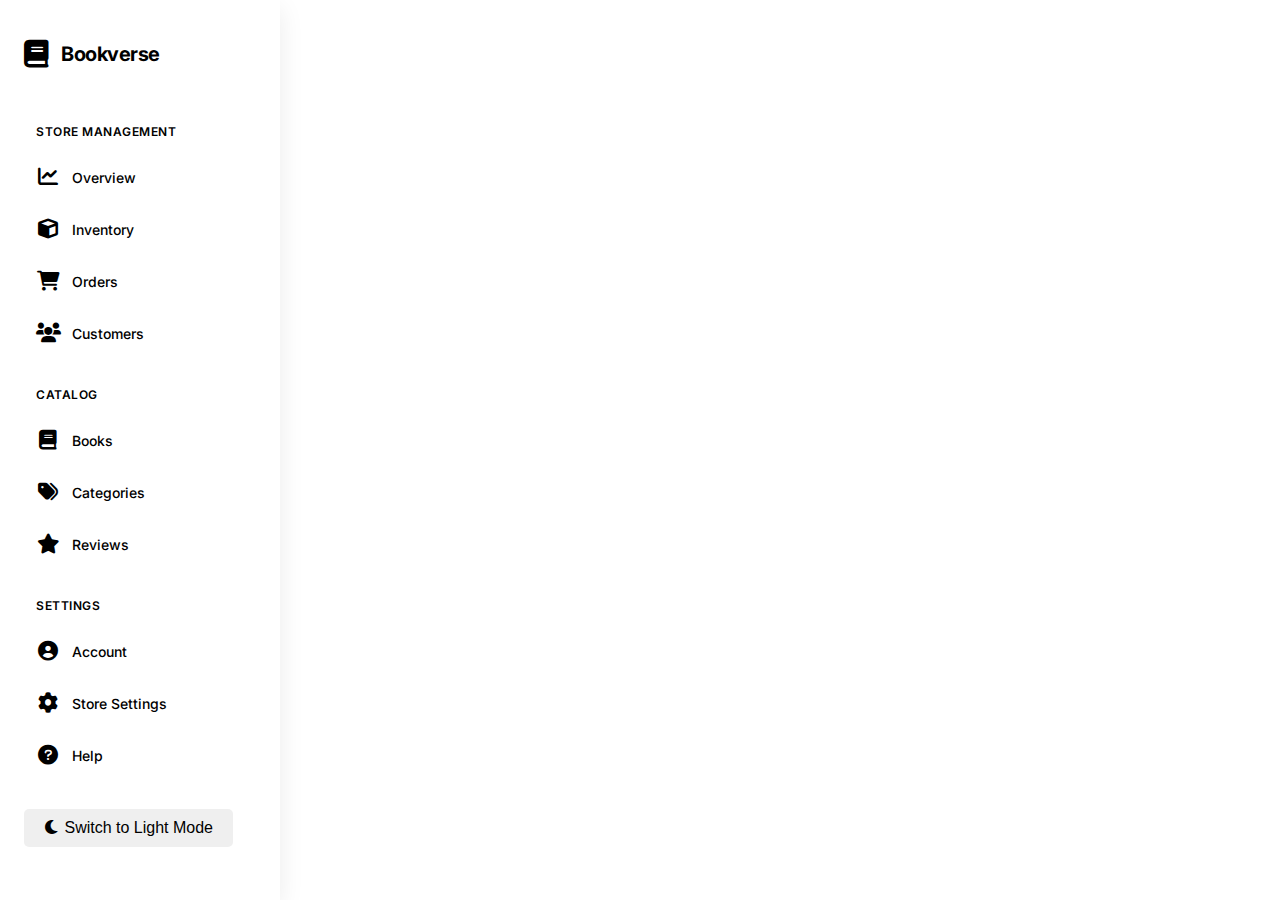
<file: index.html>
<!DOCTYPE html>
<html lang="en" data-theme="dark">
<head>
    <meta charset="UTF-8">
    <meta name="viewport" content="width=device-width, initial-scale=1.0">
    <title>Bookverse Admin</title>
    <link href="https://fonts.googleapis.com/css2?family=Inter:wght@300;400;500;600;700&display=swap" rel="stylesheet">
    <link href="https://cdnjs.cloudflare.com/ajax/libs/font-awesome/6.0.0/css/all.min.css" rel="stylesheet">
    <link rel="stylesheet" href="style.css">
</head>
<body>
    <aside class="sidebar">
        <div class="logo-container">
            <div class="logo-wrapper">
                <i class="fas fa-book logo-icon"></i>
                <span class="logo-text">Bookverse</span>
            </div>
        </div>

        <nav>
            <div class="nav-section">
                <h2 class="nav-title">Store Management</h2>
                <ul class="nav-list">
                    <li class="nav-item">
                        <a href="#" class="nav-link active">
                            <i class="fas fa-chart-line"></i>
                            <span class="nav-text">Overview</span>
                        </a>
                    </li>
                    <li class="nav-item">
                        <a href="#" class="nav-link">
                            <i class="fas fa-cube"></i>
                            <span class="nav-text">Inventory</span>
                        </a>
                    </li>
                    <li class="nav-item">
                        <a href="#" class="nav-link">
                            <i class="fas fa-shopping-cart"></i>
                            <span class="nav-text">Orders</span>
                        </a>
                    </li>
                    <li class="nav-item">
                        <a href="#" class="nav-link">
                            <i class="fas fa-users"></i>
                            <span class="nav-text">Customers</span>
                        </a>
                    </li>
                </ul>
            </div>

            <div class="nav-section">
                <h2 class="nav-title">Catalog</h2>
                <ul class="nav-list">
                    <li class="nav-item">
                        <a href="#" class="nav-link">
                            <i class="fas fa-book"></i>
                            <span class="nav-text">Books</span>
                        </a>
                    </li>
                    <li class="nav-item">
                        <a href="#" class="nav-link">
                            <i class="fas fa-tags"></i>
                            <span class="nav-text">Categories</span>
                        </a>
                    </li>
                    <li class="nav-item">
                        <a href="#" class="nav-link">
                            <i class="fas fa-star"></i>
                            <span class="nav-text">Reviews</span>
                        </a>
                    </li>
                </ul>
            </div>

            <div class="nav-section">
                <h2 class="nav-title">Settings</h2>
                <ul class="nav-list">
                    <li class="nav-item">
                        <a href="#" class="nav-link">
                            <i class="fas fa-user-circle"></i>
                            <span class="nav-text">Account</span>
                        </a>
                    </li>
                    <li class="nav-item">
                        <a href="#" class="nav-link">
                            <i class="fas fa-cog"></i>
                            <span class="nav-text">Store Settings</span>
                        </a>
                    </li>
                    <li class="nav-item">
                        <a href="#" class="nav-link">
                            <i class="fas fa-question-circle"></i>
                            <span class="nav-text">Help</span>
                        </a>
                    </li>
                </ul>
            </div>
        </nav>
        <div class="theme-toggle-wrapper">
            <button class="theme-toggle" aria-label="Toggle theme">
                <i class="fas fa-moon"></i>
                <span class="theme-toggle-text">Switch to Light Mode</span>
            </button>
        </div>
    </aside>
    <main class="content">
        <!-- Content area -->
    </main>

<script src="main.js"></script>
</body>
</html>
</file>
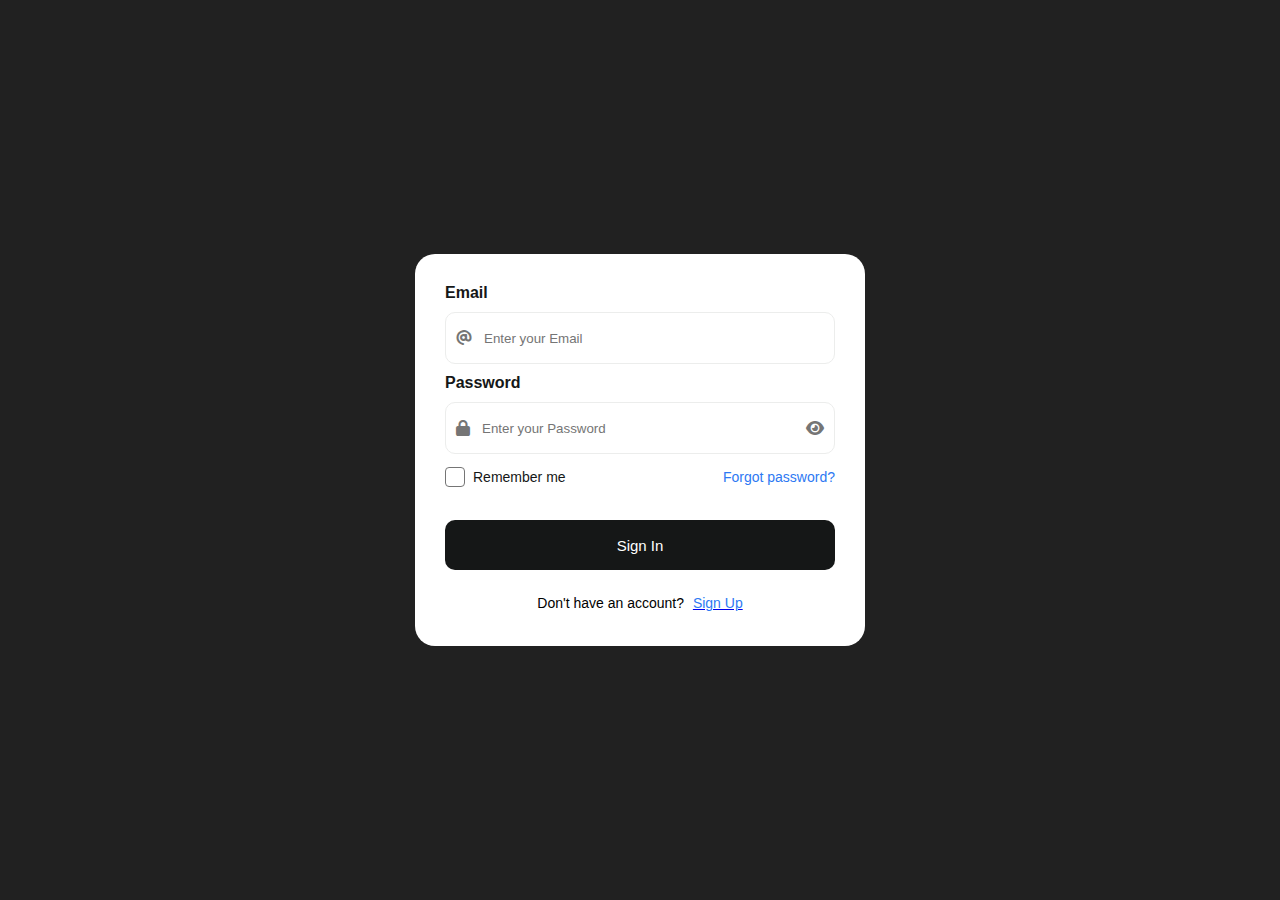
<file: login.html>
<!DOCTYPE html>
<html lang="en">

<head>
  <meta charset="UTF-8">
  <meta http-equiv="X-UA-Compatible" content="IE=edge">
  <meta name="viewport" content="width=device-width, initial-scale=1.0">
  <title>Log In</title>
  <link rel="stylesheet" href="auth.css">
</head>

<body>
  <form class="form" action="login.php" method="POST">
    <div class="flex-column">
      <label>Email</label>
    </div>
    <div class="form-input">
      <i class="fa-solid fa-at"></i>
      <input type="text" name="email" class="input" placeholder="Enter your Email" required>
    </div>

    <div class="flex-column">
      <label>Password</label>
    </div>
    <div class="form-input">
      <i class="fa-solid fa-lock"></i>
      <input type="password" name="password" class="input" id="password" placeholder="Enter your Password" required>
      <i class="fa-solid fa-eye" id="togglePassword"></i>
    </div>

    <div class="form-options">
      <label class="checkbox-container">
        <input type="checkbox">
        <span class="checkmark"></span>
        Remember me
      </label>
      <a href="#" class="forgot-link">Forgot password?</a>
    </div>

    <button type="submit" class="button-submit">Sign In</button>
    <p class="p">
      Don't have an account?
      <a href="register.html">
        <span class="span">Sign Up</span>
      </a>
    </p>
  </form>
</body>
<script src="main.js"></script>
</html>
</file>
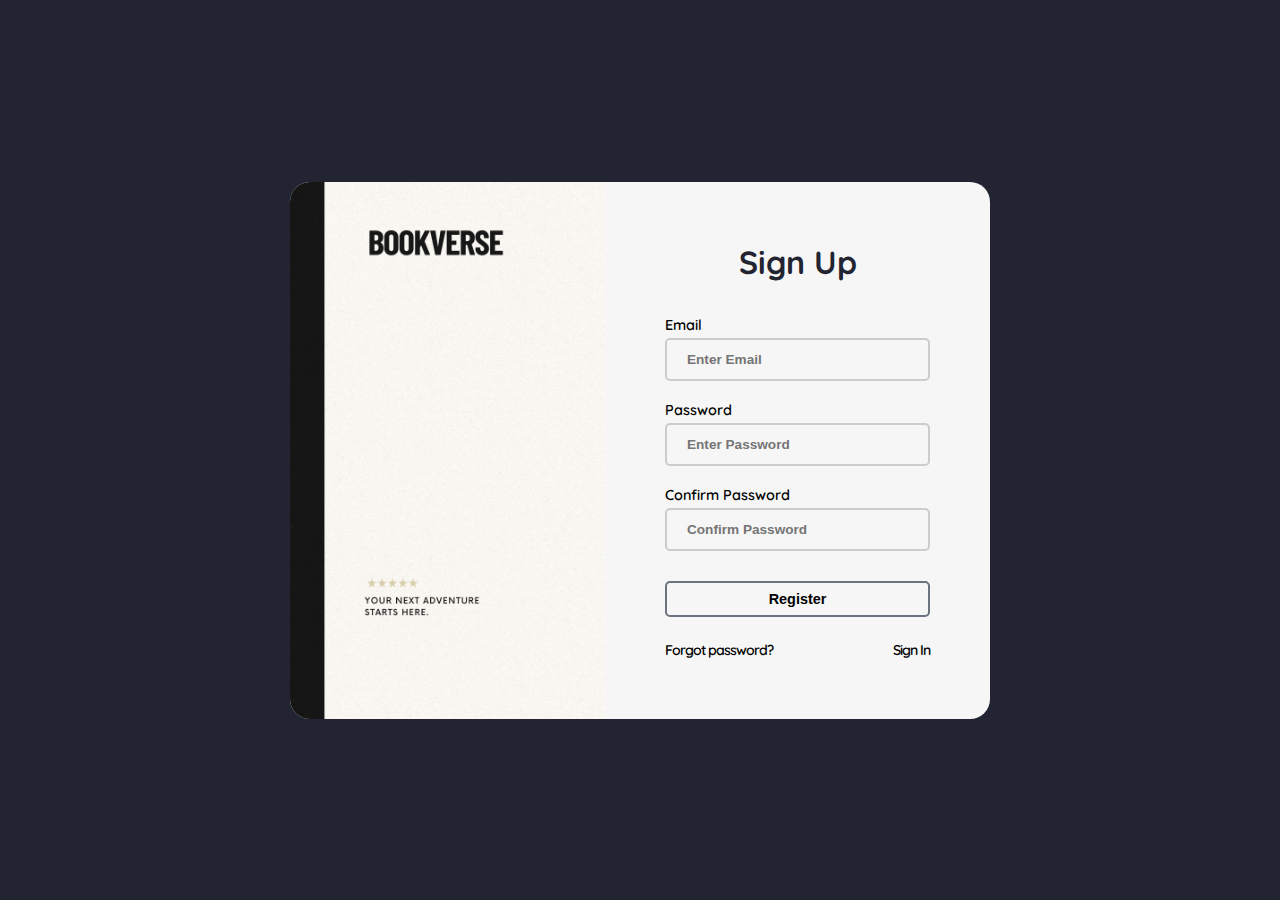
<file: regauth.html>
<!DOCTYPE html>
<html lang="en">
<head>
    <meta charset="UTF-8">
    <meta http-equiv="X-UA-Compatible" content="IE=edge">
    <meta name="viewport" content="width=device-width, initial-scale=1.0">
    <title>Sign Up | Bookverse</title>
    <link rel="stylesheet" href="userauth.css">
</head>
<body>
  <main>
    <div class="left-side"></div>
    <div class="right-side">
      <form method="POST" action="regauth.php">
        <div class="title-section">
          <h1 class="site-title">Sign Up</h1>
        </div>
  
        <label for="email">Email</label>
        <input type="text" placeholder="Enter Email" name="email" required />
  
        <label for="password">Password</label>
        <input type="password" placeholder="Enter Password" name="password" required />
  
        <label for="confirm-password">Confirm Password</label>
        <input type="password" placeholder="Confirm Password" name="confirm-password" required />
  
        <button type="submit" class="login-btn">Register</button>
        <div class="links">
          <a href="#">Forgot password?</a>
          <a href="userauth.html">Sign In</a>
        </div>
      </form>
    </div>
  </main>
</body>
</html>
</file>
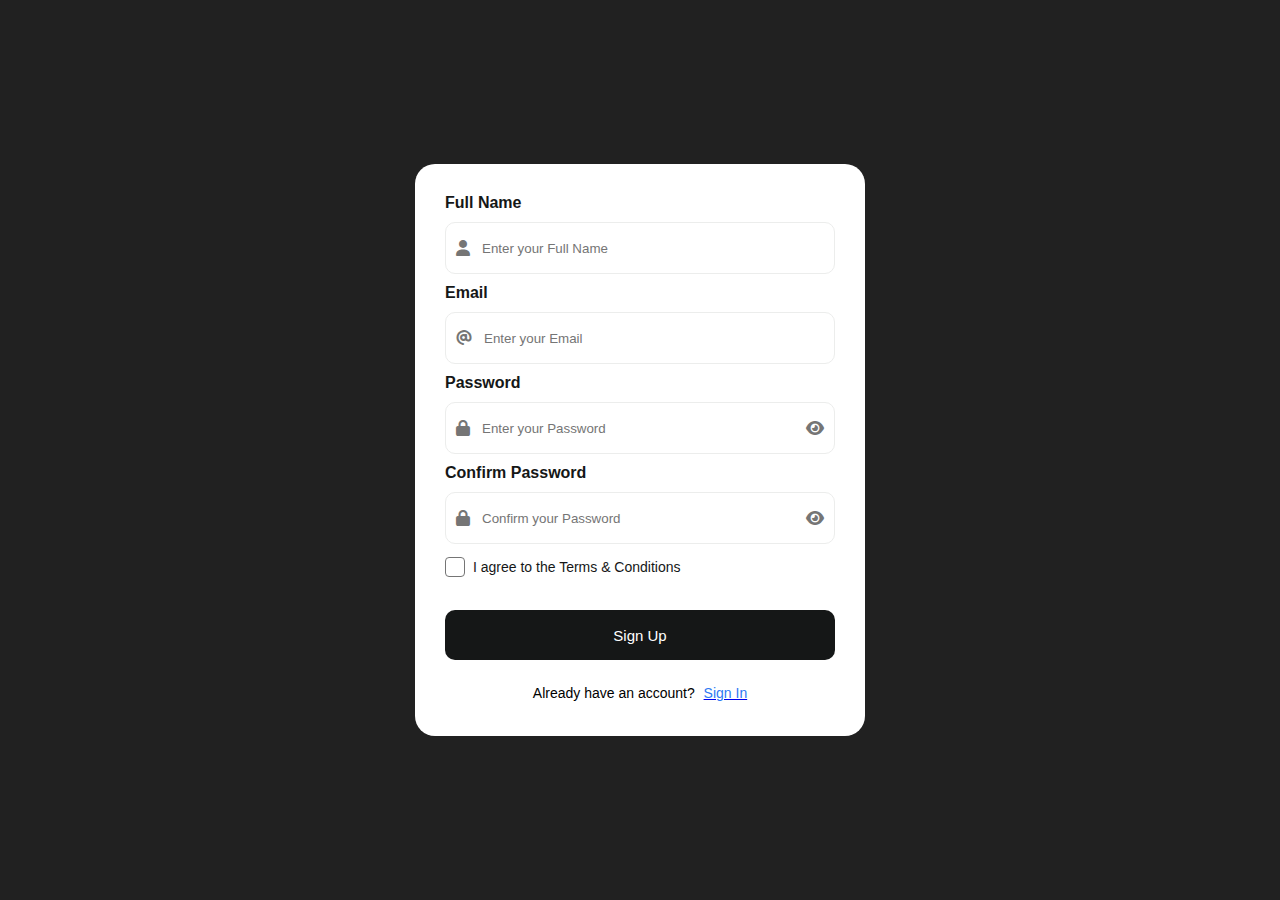
<file: register.html>
<!DOCTYPE html>
<html lang="en">

<head>
  <meta charset="UTF-8">
  <meta http-equiv="X-UA-Compatible" content="IE=edge">
  <meta name="viewport" content="width=device-width, initial-scale=1.0">
  <title>Sign Up</title>
  <link rel="stylesheet" href="auth.css">
</head>

<body>
  <form class="form" action="register.php" method="POST">
    <div class="flex-column">
      <label>Full Name</label>
    </div>
    <div class="form-input">
      <i class="fa-solid fa-user"></i>
      <input type="text" name="fullName" class="input" placeholder="Enter your Full Name" required>
    </div>

    <div class="flex-column">
      <label>Email</label>
    </div>
    <div class="form-input">
      <i class="fa-solid fa-at"></i>
      <input type="email" name="email" class="input" placeholder="Enter your Email" required>
    </div>

    <div class="flex-column">
      <label>Password</label>
    </div>
    <div class="form-input">
      <i class="fa-solid fa-lock"></i>
      <input type="password" name="password" class="input" id="password" placeholder="Enter your Password" required>
      <i class="fa-solid fa-eye" id="togglePassword"></i>
    </div>

    <div class="flex-column">
      <label>Confirm Password</label>
    </div>
    <div class="form-input">
      <i class="fa-solid fa-lock"></i>
      <input type="password" name="confirmPassword" class="input" id="confirmPassword" placeholder="Confirm your Password" required>
      <i class="fa-solid fa-eye" id="toggleConfirmPassword"></i>
    </div>

    <div class="form-options">
      <label class="checkbox-container">
        <input type="checkbox" name="agreeToTerms" required>
        <span class="checkmark"></span>
        I agree to the Terms & Conditions
      </label>
    </div>

    <button type="submit" class="button-submit">Sign Up</button>
    <p class="p">
      Already have an account?
      <a href="login.html">
        <span class="span">Sign In</span>
      </a>
    </p>

  </form>
</body>
<script src="main.js"></script>
</html>
</file>
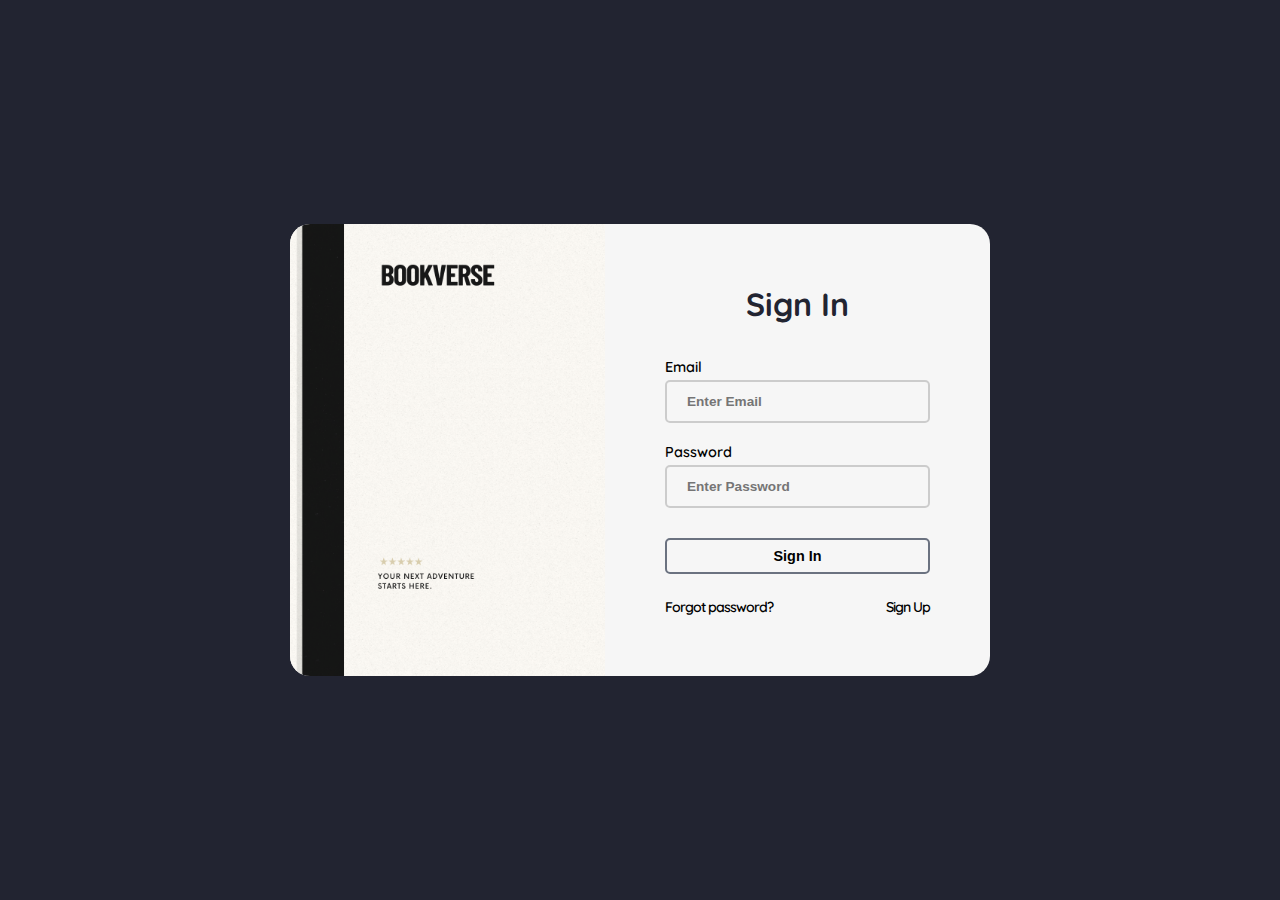
<file: userauth.html>
<!DOCTYPE html>
<html lang="en">
<head>
    <meta charset="UTF-8">
    <meta http-equiv="X-UA-Compatible" content="IE=edge">
    <meta name="viewport" content="width=device-width, initial-scale=1.0">
    <title>Sign In | Bookverse</title>
    <link rel="stylesheet" href="userauthStyle.css">
</head>
<body>
  <main>
    <div class="left-side"></div>
    <div class="right-side">
      <form method="POST" action="userAuth.php">
        <div class="title-section">
          <h1 class="site-title">Sign In</h1>
        </div>
  
        <label for="email">Email</label>
        <input type="text" placeholder="Enter Email" name="email" required />
  
        <label for="password">Password</label>
        <input type="password" placeholder="Enter Password" name="password" required />
  
        <button type="submit" class="login-btn">Sign In</button>
        <div class="links">
          <a href="#">Forgot password?</a>
          <a href="userReg.html">Sign Up</a>
        </div>
      </form>
    </div>
  </main>
</body>
</html>
</file>
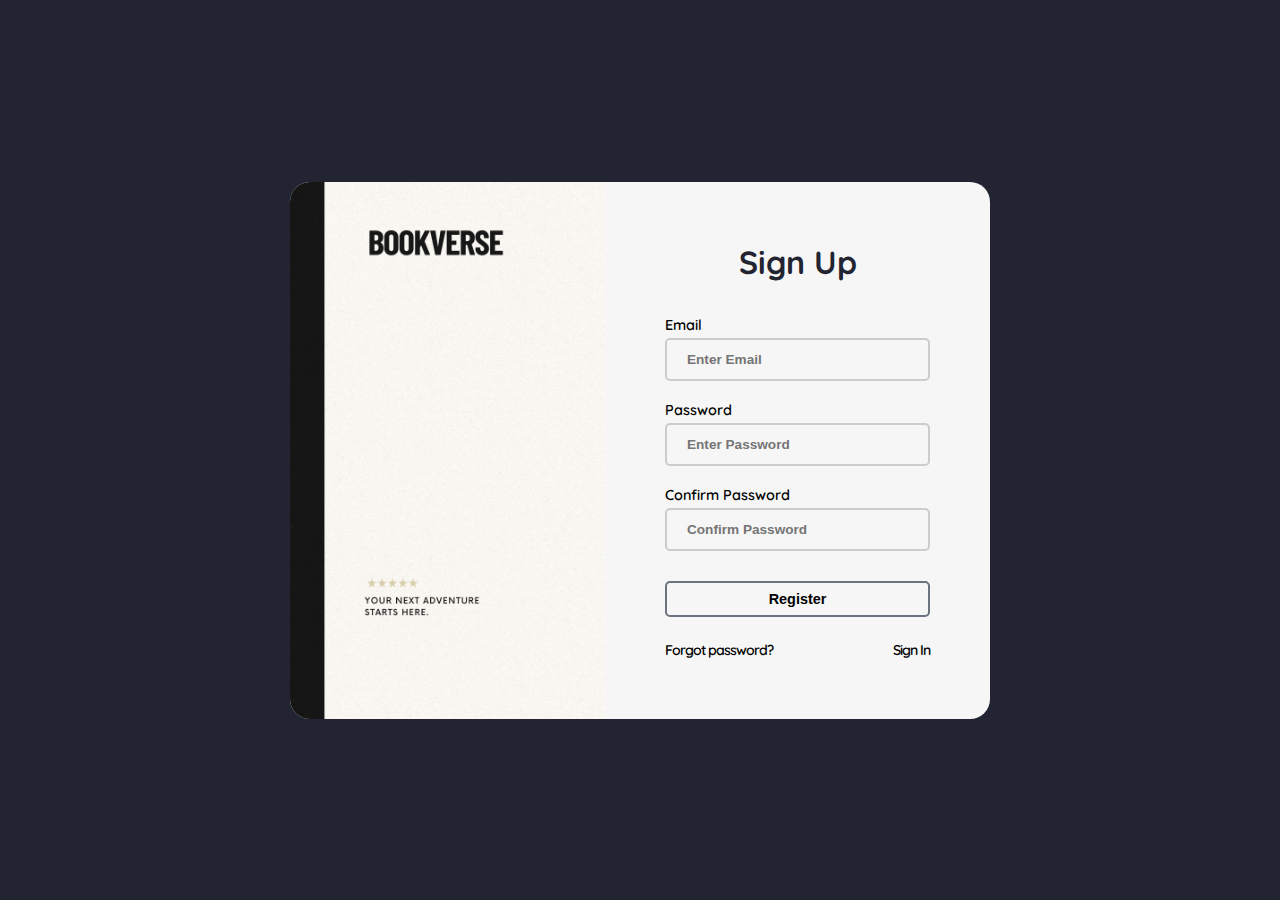
<file: userReg.html>
<!DOCTYPE html>
<html lang="en">
<head>
    <meta charset="UTF-8">
    <meta http-equiv="X-UA-Compatible" content="IE=edge">
    <meta name="viewport" content="width=device-width, initial-scale=1.0">
    <title>Sign Up | Bookverse</title>
    <link rel="stylesheet" href="userauthStyle.css">
</head>
<body>
  <main>
    <div class="left-side"></div>
    <div class="right-side">
      <form method="POST" action="userReg.php">
        <div class="title-section">
          <h1 class="site-title">Sign Up</h1>
        </div>
  
        <label for="email">Email</label>
        <input type="text" placeholder="Enter Email" name="email" required />
  
        <label for="password">Password</label>
        <input type="password" placeholder="Enter Password" name="password" required />
  
        <label for="confirm-password">Confirm Password</label>
        <input type="password" placeholder="Confirm Password" name="confirm-password" required />
  
        <button type="submit" class="login-btn">Register</button>
        <div class="links">
          <a href="#">Forgot password?</a>
          <a href="userauth.html">Sign In</a>
        </div>
      </form>
    </div>
  </main>
</body>
</html>
</file>
<file: style.css>
html[data-theme="light"] {
    --primary-color: #60A5FA;    
    --primary-light: #3B82F6;    
    --secondary-color: #EFF6FF;   
    --bg-sidebar: #FFFFFF;        
    --bg-main: #F8FAFC;          
    --text-light: #1E293B;       
    --text-muted: #64748B;       
    --border-color: rgba(0, 0, 0, 0.06);
    --hover-bg: rgba(96, 165, 250, 0.08);
}

* {
    margin: 0;
    padding: 0;
    box-sizing: border-box;
    transition: background-color 0.3s ease, color 0.3s ease;
}

body {
    font-family: 'Inter', sans-serif;
    background-color: var(--bg-main);
    display: flex;
    min-height: 100vh;
}

.sidebar {
    width: 280px;
    background-color: var(--bg-sidebar);
    padding: 1.5rem;
    display: flex;
    flex-direction: column;
    box-shadow: 0 8px 24px rgba(0, 0, 0, 0.08);
    position: relative;
}

.logo-container {
    display: flex;
    align-items: center;
    justify-content: space-between;
    padding: 1rem 0 2rem;
    border-bottom: 1px solid var(--border-color);
    margin-bottom: 1.5rem;
}

.logo-wrapper {
    display: flex;
    align-items: center;
    gap: 0.75rem;
}

.logo-icon {
    font-size: 1.75rem;
    color: var(--primary-color);
}

.logo-text {
    font-size: 1.25rem;
    font-weight: 700;
    color: var(--text-light);
    letter-spacing: -0.5px;
}


.nav-section {
    margin-bottom: 2rem;
}

.nav-content {
    flex: 1;
    overflow-y: auto;
}

.nav-title {
    font-size: 0.75rem;
    text-transform: uppercase;
    letter-spacing: 0.5px;
    color: var(--text-muted);
    margin-bottom: 1rem;
    padding-left: 0.75rem;
    font-weight: 600;
}

.nav-list {
    list-style: none;
}

.nav-item {
    margin-bottom: 0.5rem;
}

.nav-link {
    display: flex;
    align-items: center;
    gap: 0.75rem;
    padding: 0.75rem;
    color: var(--text-light);
    text-decoration: none;
    border-radius: 0.5rem;
    transition: all 0.3s ease;
}

.nav-link:hover {
    background-color: var(--primary-color);
    color: white;
}


.nav-link i {
    font-size: 1.25rem;
    width: 1.5rem;
    text-align: center;
}

.nav-text {
    font-size: 0.875rem;
    font-weight: 500;
}

.content {
    flex: 1;
    padding: 2rem;
    background-color: var(--bg-main);
}

/* Modal Design */
.modal {
    position: fixed;
    z-index: 1000;
    left: 0;
    top: 0;
    width: 100%;
    height: 100%;
    background-color: rgba(0, 0, 0, 0.5);
    display: none;
    justify-content: center;
    align-items: center;
    padding: 20px;
}

.modal-container {
    background-color: var(--bg-sidebar);
    border-radius: 12px;
    width: 100%;
    max-width: 700px;
    max-height: 90vh;
    overflow-y: auto;
    box-shadow: 0 15px 50px rgba(0, 0, 0, 0.2);
}

.modal-header {
    display: flex;
    justify-content: space-between;
    align-items: center;
    padding: 20px;
    border-bottom: 1px solid var(--border-color);
}

.modal-title {
    color: var(--text-light);
    font-size: 1.5rem;
    font-weight: 600;
    margin: 0;
}

.modal-close {
    background: none;
    border: none;
    color: var(--text-muted);
    font-size: 1.5rem;
    cursor: pointer;
    transition: color 0.3s ease;
}

.modal-close:hover {
    color: var(--primary-color);
}

.modal-form {
    display: flex;
    flex-direction: column;
}

.modal-body {
    padding: 20px;
}

.form-grid {
    display: grid;
    grid-template-columns: repeat(2, 1fr);
    gap: 20px;
}

.form-group {
    display: flex;
    flex-direction: column;
}

.form-group-full {
    grid-column: 1 / -1;
}

.form-group label {
    margin-bottom: 8px;
    color: var(--text-light);
    font-weight: 500;
}

.form-group input {
    padding: 12px;
    border: 1px solid var(--border-color);
    border-radius: 6px;
    background-color: var(--bg-main);
    color: var(--text-light);
    font-size: 1rem;
    transition: border-color 0.3s ease;
}

.form-group input:focus {
    border-color: var(--primary-color);
    outline: none;
}

.file-upload {
    position: relative;
    display: flex;
    justify-content: center;
    align-items: center;
    padding: 20px;
    border: 2px dashed var(--border-color);
    border-radius: 6px;
    background-color: var(--bg-main);
    cursor: pointer;
    transition: border-color 0.3s ease;
}

.file-upload:hover {
    border-color: var(--primary-color);
}

.file-upload input[type="file"] {
    position: absolute;
    top: 0;
    left: 0;
    width: 100%;
    height: 100%;
    opacity: 0;
    cursor: pointer;
}

.file-upload-placeholder {
    display: flex;
    align-items: center;
    gap: 10px;
    color: var(--text-light);
}
.file-upload-placeholder i {
    font-size: 1.5rem;
}


.modal-footer {
    padding: 20px;
    border-top: 1px solid var(--border-color);
    display: flex;
    justify-content: flex-end;
    gap: 10px;
}

.modal-footer .btn {
    display: flex;
    align-items: center;
    justify-content: center;
    gap: 10px;
    padding: 12px 20px;
    font-size: 1rem;
    border: none;
    border-radius: 6px;
    cursor: pointer;
    transition: background-color 0.3s ease, color 0.3s ease;
}

.modal-footer .btn i {
    font-size: 1rem;
}

.modal-footer .btn-primary {
    background-color: var(--primary-color);
    color: white;
}

.modal-footer .btn-primary:hover {
    background-color: var(--primary-light);
}

.modal-footer .btn-secondary {
    background-color: transparent;
    color: var(--text-light);
    border: 1px solid var(--border-color);
}

.modal-footer .btn-secondary:hover {
    background-color: var(--hover-bg);
    color: var(--primary-color);
}

/* Responsive Adjustments */
@media (max-width: 768px) {
    .form-grid {
        grid-template-columns: 1fr;
    }

    .modal-container {
        max-width: 95%;
    }
}


/* Form Styling */
label {
    font-weight: 600;
    color: var(--text-light);
    display: block;
    margin-bottom: 5px;
    margin-top: 10px;
}

/* Recently Added Books Section */
.recent-books {
    display: flex;
    gap: 1rem;
    margin-top: 20px;
    flex-wrap: wrap;  
}

.book-card {
    background-color: var(--bg-sidebar);
    border: 1px solid var(--border-color);
    border-radius: 10px;
    width: 18%;  
    display: flex;
    flex-direction: column;
    align-items: center;
    padding: 15px;
    box-shadow: 0 4px 10px rgba(0, 0, 0, 0.1);
    margin-bottom: 20px;  
}

.book-cover {
    width: 100%;               
    max-width: 150px;          
    height: auto;              
    max-height: 200px;         
    object-fit: cover;         
    border-radius: 4px;
    margin-bottom: 15px;
}


.book-details h3 {
    font-size: 1.2rem;
    color: var(--text-light);
    margin-bottom: 10px;
    text-align: center;
}

.book-details p {
    font-size: 0.875rem;
    color: var(--text-muted);
    margin: 5px 0;
    text-align: center;
}


/* Adjust modal form input and file upload styles */
input[type="file"] {
    border: none;
    background-color: transparent;
    color: var(--text-light);
}

input[type="file"]::file-selector-button {
    background-color: var(--primary-color);
    color: #fff;
    padding: 8px 16px;
    border: none;
    border-radius: 5px;
    font-size: 1rem;
    cursor: pointer;
    transition: background-color 0.3s ease;
}

input[type="file"]::file-selector-button:hover {
    background-color: var(--primary-light);
}

/* Universal Button Styling */
button, .btn {
    padding: 10px 20px;               
    font-size: 1rem;                   
    font-weight: 500;                  
    border-radius: 5px;                
    border: none;                     
    cursor: pointer;                  
    transition: background-color 0.3s ease; 
}

/* Submit Button */
button[type="submit"] {
    background-color: var(--primary-color); /* Primary color */
    color: #fff;
    width: 100%;
    font-size: 1rem;
}

button[type="submit"]:hover {
    background-color: var(--primary-light); /* Lighter on hover */
}

.close-btn {
    color: var(--text-light);
    font-size: 2rem;
    font-weight: 700;
    position: absolute;
    top: 10px;
    right: 20px;
    cursor: pointer;
}

.close-btn:hover {
    color: var(--primary-color); /* Primary color on hover */
}

/* Add New Book Button */
.btn-primary {
    background-color: var(--primary-color);
    color: white;
}

.btn-primary:hover {
    background-color: var(--primary-light);
}

/* Table styling */
.inventory-table {
    width: 100%;
    border-collapse: collapse;
    margin-top: 20px;
    background-color: var(--bg-sidebar); 
    border-radius: 8px; 
    box-shadow: 0 4px 12px rgba(0, 0, 0, 0.1); 
}

/* Table header styling */
.inventory-table th, .inventory-table td {
    padding: 12px;
    text-align: left;
    border-bottom: 1px solid var(--border-color); 
}

.inventory-table th {
    background-color: var(--bg-sidebar); 
    color: var(--text-light);           
    font-size: 1rem;                     
    font-weight: 600;                    
}

/* Table row hover effect */
.inventory-table tr:hover {
    background-color: var(--hover-bg); 
    cursor: pointer;
}

/* Flexbox Container for Buttons */
.inventory-table .btn-container {
    display: flex;
    gap: 10px;
    justify-content: flex-start;
}

/* Button styling */
.inventory-table .btn {
    padding: 6px 12px;
    border-radius: 5px;
    text-decoration: none;
    font-weight: 500;
    display: inline-block;
}

.inventory-table .btn-edit {
    background-color: var(--primary-color);
    color: white;
}

.inventory-table .btn-edit:hover {
    background-color: var(--primary-light);
}

.inventory-table .btn-delete {
    background-color: #ff4c4c;
    color: white;
}

.inventory-table .btn-delete:hover {
    background-color: #ff3333;
}



/* Responsive Button Styling */
@media (max-width: 768px) {
    .inventory-table .btn-container {
        flex-direction: column;
        align-items: flex-start;
    }

    .inventory-table .btn {
        width: 100%;
        margin-bottom: 10px;
    }
}


/* Success message */
.alert-success {
    background-color: #4CAF50; /* Green */
    color: white;
    padding: 15px;
    margin: 10px 0;
    border-radius: 5px;
    font-size: 16px;
    display: none; 
}

/* Error message */
.alert-error {
    background-color: #f44336; /* Red */
    color: white;
    padding: 15px;
    margin: 10px 0;
    border-radius: 5px;
    font-size: 16px;
    display: none; 
}

/* Deleted message */
.alert-deleted {
    background-color: #2196F3; /* Blue */
    color: white;
    padding: 15px;
    margin: 10px 0;
    border-radius: 5px;
    font-size: 16px;
    display: none; 
}

/* Show messages */
.show {
    display: block;
}



@media (max-width: 1024px) {
    .sidebar {
        width: 240px;
    }
}

@media (max-width: 768px) {
    .sidebar {
        width: 80px;
        padding: 1rem;
    }

    .logo-text, .nav-title, .nav-text {
        display: none;
    }

    .logo-wrapper {
        justify-content: center;
        width: 100%;
    }

    .nav-link {
        justify-content: center;
        padding: 1rem;
    }

    .nav-link i {
        font-size: 1.5rem;
        margin: 0;
    }
    
}
</file>
<file: userauth.css>
@import url('https://fonts.googleapis.com/css2?family=Quicksand:wght@300;400;500;600;700&display=swap');

body {
  height: 100vh;
  margin: 0;
  display: grid;
  place-items: center;
  background: #222431;
}

* {
  box-sizing: border-box;
}

main {
  background: #f6f6f6;
  display: grid;
  grid-template-columns: 45% 55%;
  place-items: center;
  width: 700px;
  border-radius: 20px;
  font-family: "Quicksand";
}

.left-side {
  height: 100%;
  width: 100%;
  background-image: url(bookverse-bg-auth.png);
  background-repeat: no-repeat;
  background-size: cover;
  background-position: center;
  pointer-events: none;
  border-radius: 20px 0 0 20px;
}

.right-side {
  padding: 60px;
}

/* Title Section */
.title-section {
    text-align: center;
    margin-bottom: 32px;
  }
  
  .site-title {
    font-size: 2rem;
    font-weight: 700;
    color: #222431;
    margin: 0;
  }
  
  .subtitle {
    font-size: 1.2rem;
    font-weight: 400;
    color: #555;
    margin: 4px 0 20px;
  }
  

.btn {
  background-color: #f6f6f6;
  border: 2px solid #6b7280;
  border-radius: 5px;
  display: flex;
  align-items: center;
  column-gap: 4px;
  width: max-content;
  font-size: 0.8rem;
  font-weight: 500;
  padding: 8px 6px;
  transform: scale(1);
  cursor: pointer;
}

.btn:focus {
  transform: scale(0.97);
}

.btn:hover {
  background-color: #000;
  color: #eee;
}

.btn img {
  width: 16px;
  height: 16px;
}

.logo {
  display: flex;
  align-items: center;
  justify-content: center;
  background: #f6f6f6;
  border-radius: 50%;
  padding: 2px;
}

.or {
  position: relative;
  text-align: center;
  margin-bottom: 24px;
  font-size: 1rem;
  font-weight: 600;
}

.or::before,
.or::after {
  content: "";
  position: absolute;
  top: 50%;
  width: 40%;
  height: 1px;
  background: #000;
}

.or::before {
  left: 0;
}

.or::after {
  right: 0;
}

input {
  width: 100%;
  padding: 12px 20px;
  border: 2px solid #ccc;
  outline: 0;
  border-radius: 5px;
  background-color: transparent;
  margin: 4px 0 18px;
  font-size: 0.85rem;
  font-weight: 600;
  transition: all 0.5s;
}

input:focus {
  border: 2px solid #000;
}

label {
  font-weight: 600;
  font-size: 0.9rem;
}

.login-btn {
  width: 100%;
  background-color: #f6f6f6;
  border: 2px solid #6b7280;
  font-size: 0.9rem;
  font-weight: 600;
  padding: 8px 24px;
  margin: 12px 0 24px;
  border-radius: 5px;
  cursor: pointer;
  transition: all 0.5s;
}

.login-btn:hover {
  background-color: #000;
  color: #eee;
}

.links {
  display: flex;
  flex-direction: row;
  justify-content: space-between;
}

a {
  color: #000;
  font-size: 0.88rem;
  font-weight: 600;
  letter-spacing: -1px;
  text-decoration: none;
  transition: all 0.4s ease;
}

a:hover {
  color: #0d85b9;
}
</file>
<file: userauthStyle.css>
@import url('https://fonts.googleapis.com/css2?family=Quicksand:wght@300;400;500;600;700&display=swap');

body {
  height: 100vh;
  margin: 0;
  display: grid;
  place-items: center;
  background: #222431;
}

* {
  box-sizing: border-box;
}

main {
  background: #f6f6f6;
  display: grid;
  grid-template-columns: 45% 55%;
  place-items: center;
  width: 700px;
  border-radius: 20px;
  font-family: "Quicksand";
}

.left-side {
  height: 100%;
  width: 100%;
  background-image: url(bookverse-bg-auth.png);
  background-repeat: no-repeat;
  background-size: cover;
  background-position: center;
  pointer-events: none;
  border-radius: 20px 0 0 20px;
}

.right-side {
  padding: 60px;
}

/* Title Section */
.title-section {
    text-align: center;
    margin-bottom: 32px;
  }
  
  .site-title {
    font-size: 2rem;
    font-weight: 700;
    color: #222431;
    margin: 0;
  }
  
  .subtitle {
    font-size: 1.2rem;
    font-weight: 400;
    color: #555;
    margin: 4px 0 20px;
  }
  

.btn {
  background-color: #f6f6f6;
  border: 2px solid #6b7280;
  border-radius: 5px;
  display: flex;
  align-items: center;
  column-gap: 4px;
  width: max-content;
  font-size: 0.8rem;
  font-weight: 500;
  padding: 8px 6px;
  transform: scale(1);
  cursor: pointer;
}

.btn:focus {
  transform: scale(0.97);
}

.btn:hover {
  background-color: #000;
  color: #eee;
}

.btn img {
  width: 16px;
  height: 16px;
}

.logo {
  display: flex;
  align-items: center;
  justify-content: center;
  background: #f6f6f6;
  border-radius: 50%;
  padding: 2px;
}

.or {
  position: relative;
  text-align: center;
  margin-bottom: 24px;
  font-size: 1rem;
  font-weight: 600;
}

.or::before,
.or::after {
  content: "";
  position: absolute;
  top: 50%;
  width: 40%;
  height: 1px;
  background: #000;
}

.or::before {
  left: 0;
}

.or::after {
  right: 0;
}

input {
  width: 100%;
  padding: 12px 20px;
  border: 2px solid #ccc;
  outline: 0;
  border-radius: 5px;
  background-color: transparent;
  margin: 4px 0 18px;
  font-size: 0.85rem;
  font-weight: 600;
  transition: all 0.5s;
}

input:focus {
  border: 2px solid #000;
}

label {
  font-weight: 600;
  font-size: 0.9rem;
}

.login-btn {
  width: 100%;
  background-color: #f6f6f6;
  border: 2px solid #6b7280;
  font-size: 0.9rem;
  font-weight: 600;
  padding: 8px 24px;
  margin: 12px 0 24px;
  border-radius: 5px;
  cursor: pointer;
  transition: all 0.5s;
}

.login-btn:hover {
  background-color: #000;
  color: #eee;
}

.links {
  display: flex;
  flex-direction: row;
  justify-content: space-between;
}

a {
  color: #000;
  font-size: 0.88rem;
  font-weight: 600;
  letter-spacing: -1px;
  text-decoration: none;
  transition: all 0.4s ease;
}

a:hover {
  color: #0d85b9;
}
</file>
<file: auth.css>
@import url('https://cdnjs.cloudflare.com/ajax/libs/font-awesome/6.0.0-beta3/css/all.min.css');

body {
  height: 100vh;
  margin: 0;
  display: grid;
  place-items: center;
  background: #212121;
}

.form {
  width: 100%;
  max-width: 450px;
  background-color: #ffffff;
  color: black;
  display: flex;
  flex-direction: column;
  gap: 10px;
  padding: 30px;
  border-radius: 20px;
  font-family: sans-serif;
  box-sizing: border-box;
}

::placeholder {
  font-family: sans-serif;
}

.flex-column > label {
  color: #151717;
  font-weight: 600;
  margin-bottom: 5px;
}

.form-input {
  height: 50px;
  border: 1.5px solid #ecedec;
  border-radius: 10px;
  display: flex;
  align-items: center;
  padding-left: 10px;
  position: relative;  /* Add relative positioning for the eye icon */
  transition: 0.2s ease-in-out;
}

.fa-solid {
  color: #757575;
}

.input {
  margin-left: 10px;
  border: none;
  width: 85%;
  height: 100%;
  box-sizing: border-box;
  padding-right: 30px;  /* Add padding on the right to make room for the eye icon */
}

.input:focus {
  outline: none;
}

.form-input:focus-within {
  border: 1.5px solid #2d79f3;
}

/* Position for the Eye Icon */
.form-input i.fa-eye {
  position: absolute;
  right: 10px;  /* Place the eye icon on the right edge with some padding */
  cursor: pointer;
  color: #757575;
}

/* New checkbox design */
.form-options {
  display: flex;
  justify-content: space-between;
  align-items: center;
  width: 100%;
  margin: 5px 0;
}

.forgot-link {
  color: #2d79f3;
  font-size: 14px;
  text-decoration: none;
  font-weight: 500;
  transition: all 0.2s ease;
}

.forgot-link:hover {
  text-decoration: underline;
}

.checkbox-container {
  display: flex;
  align-items: center;
  position: relative;
  padding-left: 28px;
  margin-right: auto; /* This ensures it stays on the left */
  cursor: pointer;
  font-size: 14px;
  user-select: none;
  color: #151717;
}

.checkbox-container input {
  position: absolute;
  opacity: 0;
  cursor: pointer;
  height: 0;
  width: 0;
}

.checkmark {
  position: absolute;
  left: 0;
  height: 18px;
  width: 18px;
  background-color: #fff;
  border: 1.5px solid #757575;
  border-radius: 4px;
  transition: all 0.2s ease-in-out;
}

.checkbox-container:hover input ~ .checkmark {
  border-color: #2d79f3;
}

.checkbox-container input:checked ~ .checkmark {
  background-color: #2d79f3;
  border-color: #2d79f3;
}

.checkmark:after {
  content: "";
  position: absolute;
  display: none;
  left: 6px;
  top: 2px;
  width: 4px;
  height: 9px;
  border: solid white;
  border-width: 0 2px 2px 0;
  transform: rotate(45deg);
}

.checkbox-container input:checked ~ .checkmark:after {
  display: block;
}

.button-submit {
  background-color: #151717;
  color: white;
  width: 100%;
  height: 50px;
  border: none;
  margin: 20px 0 10px 0;
  font-size: 15px;
  font-weight: 500;
  border-radius: 10px;
  cursor: pointer;
  transition: 0.2s ease-in-out;
}

.button-submit:hover {
  background-color: #252727;
}

.p {
  text-align: center;
  color: black;
  font-size: 14px;
  margin: 5px 0;
}

.span {
  font-size: 14px;
  color: #2d79f3;
  font-weight: 500;
  cursor: pointer;
  text-decoration: none;
  margin-left: 5px;
}

/* Media Queries for responsiveness */
@media (max-width: 768px) {
  .form {
    width: 90%;
    padding: 20px;
  }

  .input {
    width: 80%; /* Adjust input width on smaller screens */
  }

  .button-submit {
    font-size: 14px; /* Reduce button font size */
    height: 45px;
  }

  .fa-solid {
    font-size: 18px; /* Adjust icon size */
  }

  .checkbox-container {
    font-size: 13px; /* Smaller checkbox text */
  }
}

@media (max-width: 480px) {
  .form {
    width: 95%;
    padding: 15px;
  }

  .input {
    width: 70%; /* Further reduce input width on very small screens */
  }

  .button-submit {
    font-size: 13px; /* Even smaller button font size */
    height: 40px;
  }

  .fa-solid {
    font-size: 16px; /* Adjust icon size further */
  }

  .checkbox-container {
    font-size: 12px; /* Further reduce checkbox text */
  }

  .forgot-link {
    font-size: 12px; /* Reduce font size of the "Forgot password" link */
  }

  .p {
    font-size: 12px; /* Smaller paragraph text */
  }
}
</file>
